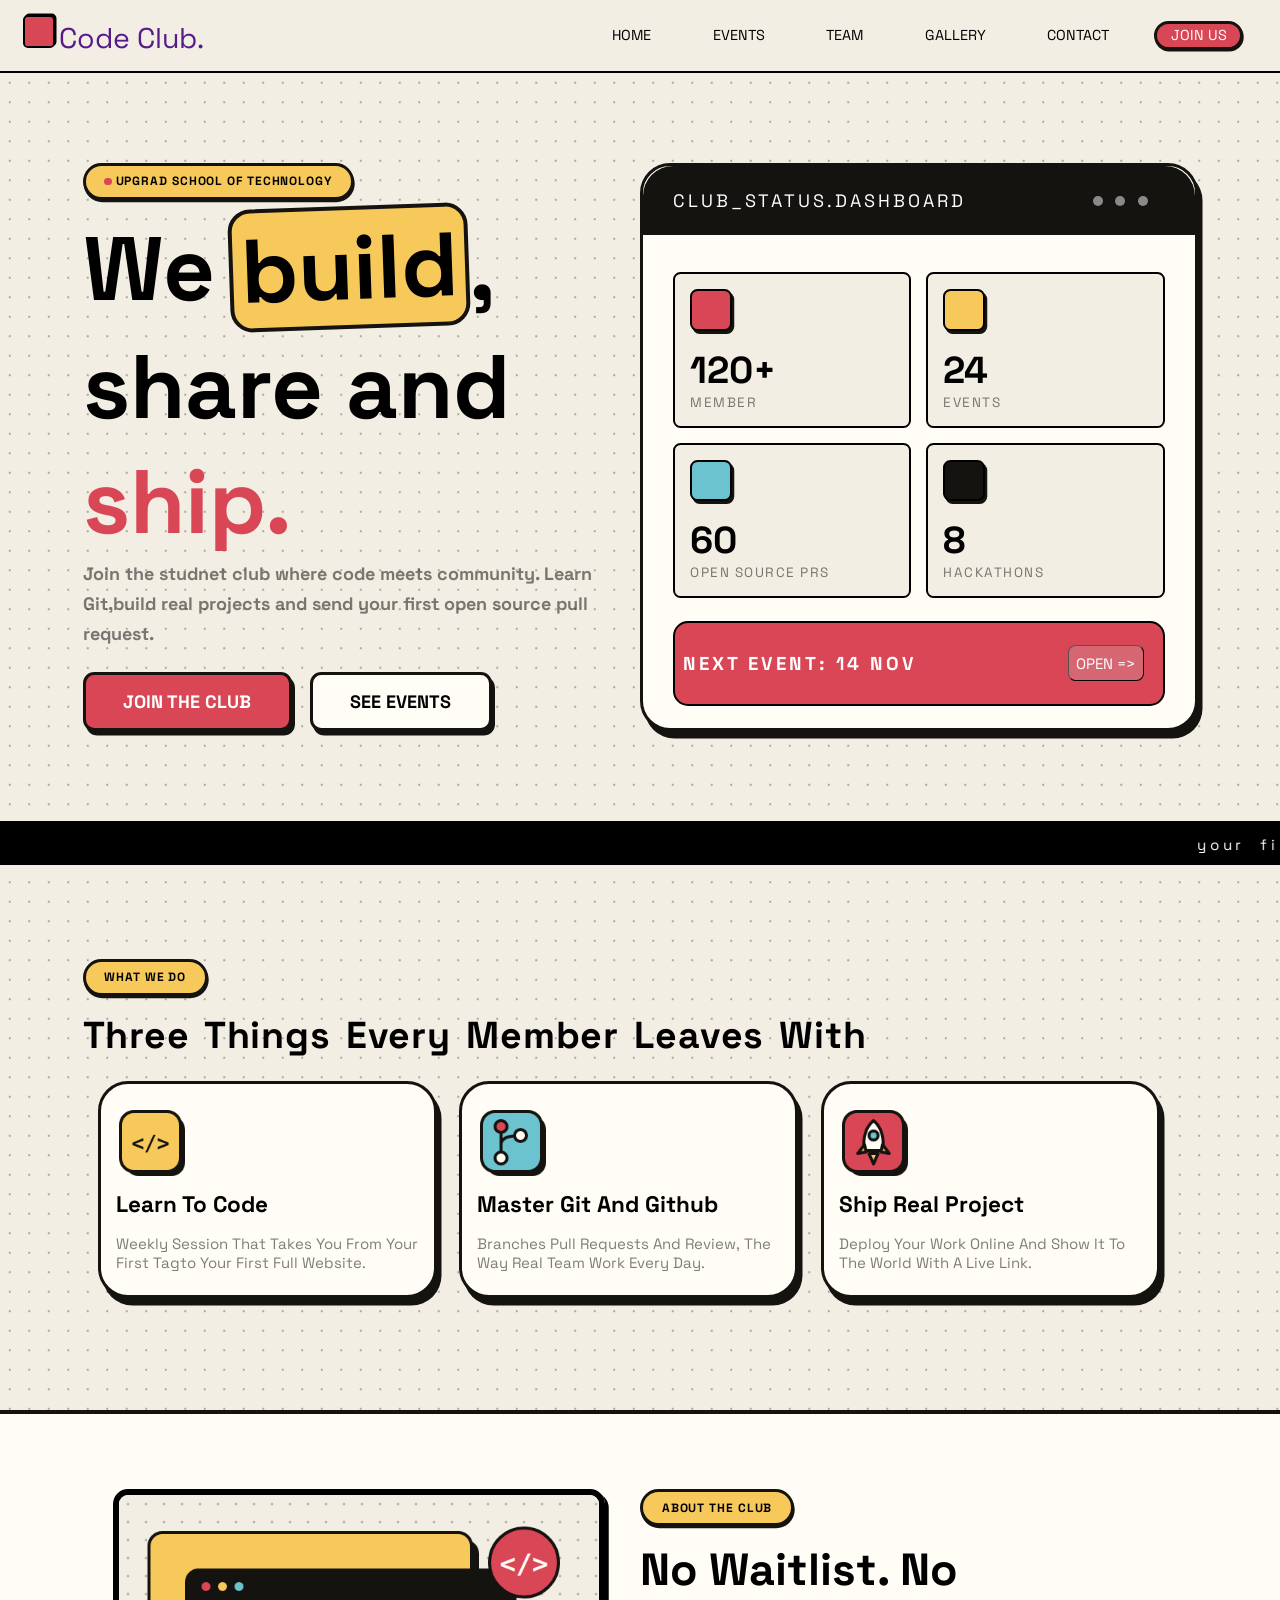
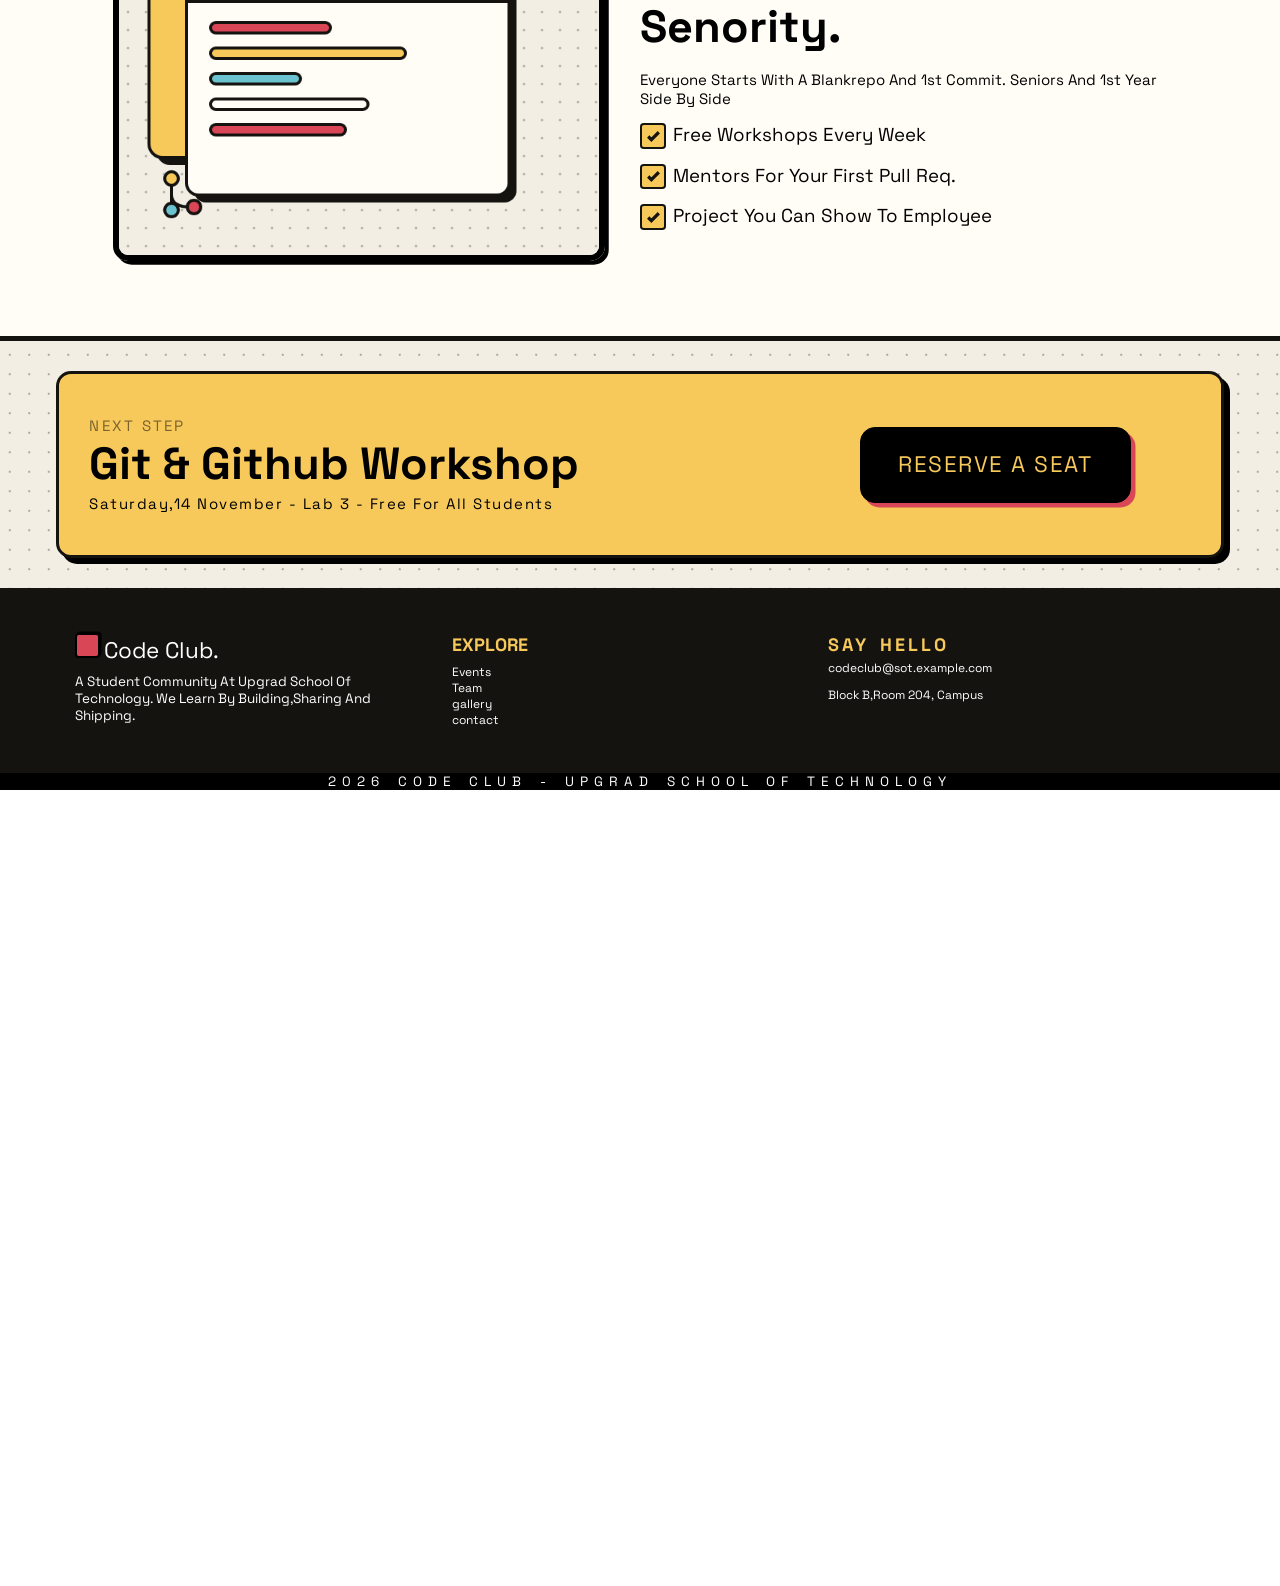
<file: index.html>
<!DOCTYPE html>
<html lang="en">
<head>
    <meta charset="UTF-8">
    <meta name="viewport" content="width=device-width, initial-scale=1.0">
    <title>Code Club | upGrad School of Technology</title>
    <link rel="stylesheet" href="styles.css">
</head>
<body>
    <header>
        <div class="navbar">
            <a href="" class="logo">
                <span class="squarelogo"></span>Code <span>Club.</span>
            </a>
            <ul>
                <li><a href="index.html">Home</a></li>
                <li><a href="events.html">Events</a></li>
                <li><a href="team.html">Team</a></li>
                <li><a href="gallery.html">Gallery</a></li>
                <li><a href="contact.html">Contact</a></li>
                <li class="join-us"><a href="contact.html#join-us">Join Us</a></li>
            </ul>
        </div>
    </header>



    <main>
        <section class="hero-section">
            <div class="hero-content">
                <div class="main-content">
                    <p class="name"><span class="dot"></span>upgrad school of technology</p>
                    <h1>We<span class="build">build</span>, <br>share and <span class="ship">ship.</span> </h1>
                    <p class="Jst">Join the studnet club where code meets community.
                        Learn Git,build real projects and send your first open
                        source pull request.
                    </p>
                    <button class="join-the-club" type="button">Join the club</button>
                    <button class="see-events" type="button">see events</button>
                </div>
                <div class="status">
                    <div class="status-card">
                        <span>club_status.dashboard</span>
                        <ul class="dotted">
                            <li></li>
                            <li></li>
                            <li></li>
                        </ul>
                    </div>
                    <div class="card">
                        <div>
                            <ul>
                                <li class="icon-r"></li>
                                <li class="num">120+</li>
                                <li class="specific">Member</li>
                            </ul>
                        </div>
                        <div>
                            <ul>
                                <li class="icon-y"></li>
                                <li class="num">24</li>
                                <li class="specific">Events</li>
                            </ul>
                        </div>
                        <div>
                            <ul>
                                <li class="icon-c"></li>
                                <li class="num">60</li>
                                <li class="specific">OPEN SOURCE PRS</li>
                            </ul>
                        </div>
                        <div>
                            <ul>
                                <li class="icon-b"></li>
                                <li class="num">8</li>
                                <li class="specific">HACKATHONS</li>
                            </ul>
                        </div>
                    </div>
                    <div class="card-footer">
                        <h5>next event: 14 nov</h5>
                        <button type="button">open => </button>
                    </div>
                </div>
            </div>
        </section>

        <marquee behavior="scroll" direction="left">your first pr could be the club history <span>₹</span> no expeience required <span>₹</span> now accept the every role <span>₹</span> every role is open </marquee>

        <section class="slide2">
            <p class="slide2p">what we do</p>
            <h1>three things every member leaves with</h1>
            <div class="cards2">
                <div>
                    <img src="images/icons/icon-code.png" alt="">
                    <h3 class="num">Learn to code</h3>
                    <p> Weekly session that takes you from your first tagto your first full website.</p>
                </div>
                <div>
                    <img src="images/icons/icon-git.png" alt="">
                    <h3 class="num">Master git and github</h3>
                    <p>branches pull requests and review, the way real team work every day.</p>
                </div>
                <div>
                    <img src="images/icons/icon-ship.png" alt="">
                    <h3 class="num">ship real project</h3>
                    <p>deploy your work online and show it to the world with a live link.</p>
                </div>
            </div>
        </section>

        <section class="slide3">
            <div class="about-img">
                <img src="images/about.png" alt="aboutimgs" srcset="">
            </div>
            <div class="about-text">
                <p class="slide3p">about the club</p>
                <h1>no waitlist. no senority.</h1>
                <p class="slide3pps">everyone starts with a blankrepo and 1st commit. Seniors and 1st year side by side </p>
                <ul>
                    <li>
                        <input type="checkbox" checked>
                        <label for="">free workshops every week</label>
                    </li>
                    <li>
                        <input type="checkbox" checked>
                        <label for="">mentors for your first pull req.</label>
                    </li>
                    <li>
                        <input type="checkbox" checked>
                        <label for="">project you can show to employee</label>
                    </li>
                </ul>
            </div>
        </section>

        <section class="workshop">
            <div class="workshop-card">
                <div class="git-side">
                    <p>next step</p>
                    <h2>git & github workshop</h2>
                    <p class="dt">saturday,14 november - lab 3 - free for all students</p>
                </div>
                <div class="reserve-b">
                    <button type="button">reserve a seat</button>
                </div>    
            </div>
        </section>
    </main>



    <footer>
        <div class="down">
            <div class="community">
                <p class="logo">
                <span class="squarelogo"></span>Code <span>Club.</span>
            </p>
                <p>a student community at upgrad school of technology. we learn by building,sharing and shipping.</p>
            </div>
            <div class="explore">
                <h2>explore</h2>
                <ul>
                    <li><a href="events.html">Events</a></li>
                    <li><a href="team.html">Team</a></li>
                    <li><a href="gallery.html">gallery</a></li>
                    <li><a href="contact.html">contact</a></li>
                </ul>
            </div>
            <div class="convo">
                <h2>say hello</h2>
                <ul>
                    <li>codeclub@sot.example.com</li>
                    <li>Block B,Room 204, Campus</li>
                </ul>
            </div>
        </div>
        <p class="footer-y">2026 code club - upgrad school of technology</p>
    </footer>


</body>
</html>
</file>
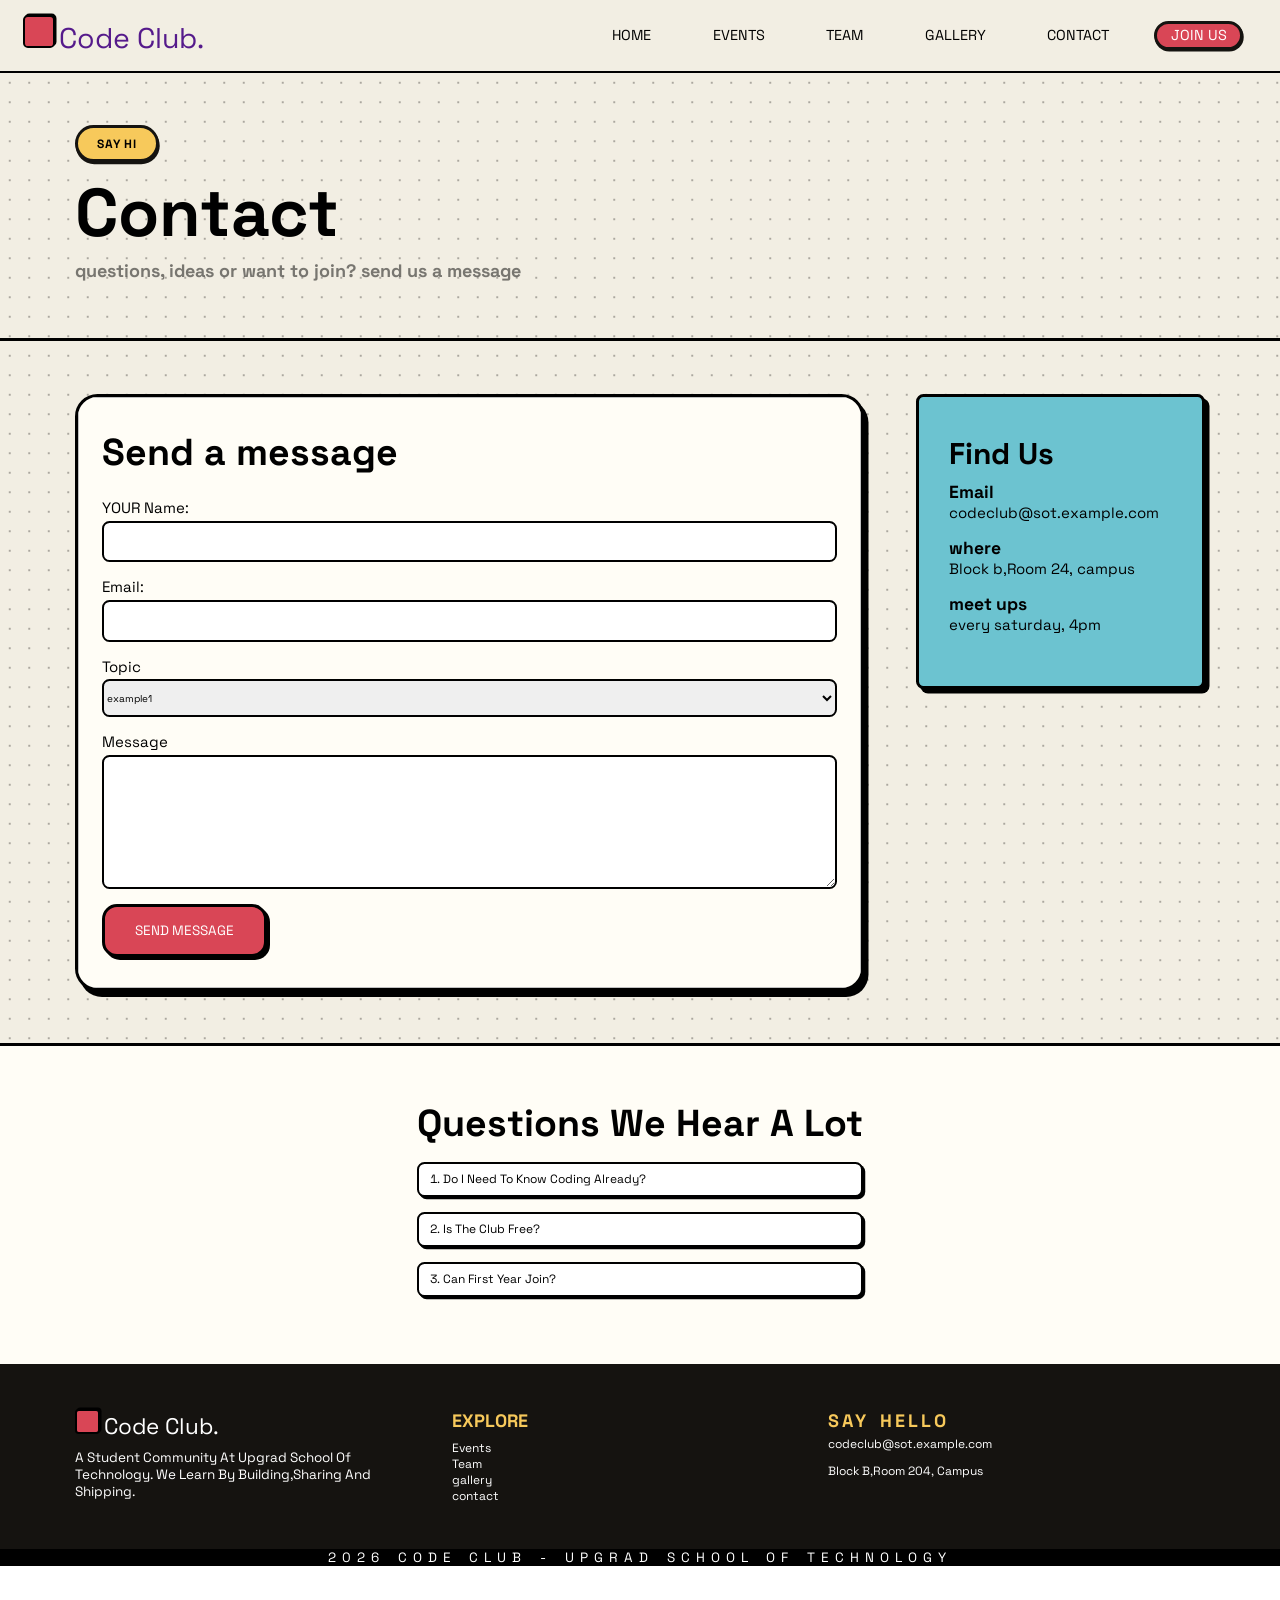
<file: contact.html>
<!DOCTYPE html>
<html lang="en">
<head>
    <meta charset="UTF-8">
    <meta name="viewport" content="width=device-width, initial-scale=1.0">
    <title>Code Club | upGrad School of Technology</title>
    <link rel="stylesheet" href="styles.css">
</head>
<body>
    <header>
        <div class="navbar">
            <a href="" class="logo">
                <span class="squarelogo"></span>Code <span>Club.</span>
            </a>
            <ul>
                <li><a href="index.html">Home</a></li>
                <li><a href="events.html">Events</a></li>
                <li><a href="team.html">Team</a></li>
                <li><a href="gallery.html">Gallery</a></li>
                <li><a href="contact.html">Contact</a></li>
                <li class="join-us"><a href="#join-us">Join Us</a></li>
            </ul>
        </div>
    </header>

    <main>
        <section class="Events-section">
            <div class="events-content">
                    <p class="name">say hi</p>
                    <h1>contact</h1>
                    <p class="name-info">questions, ideas or want to join? send us a message</p>
            </div>
        </section>
        <section class="c-form">
            <form class="m-form" id="join-us" action="" method="post">
                 <fieldset class="personal-info">
                    <h1>Send a message</h1>
                    <div class="field">
                        <label for="name">YOUR Name:</label>
                        <input type="text" id="name" name="name" required>
                    </div>
                    <div class="field">
                        <label for="email">Email:</label>
                        <input type="email" id="email" name="email" required>
                    </div>
                    <div class="field">
                        <label for="topic">Topic</label>
                        <select name="topic" id="topic">
                            <option value="topic">example1</option>
                            <option value="topic">example1</option>
                            <option value="topic">example1</option>
                            <option value="topic">example1</option>
                            <option value="topic">example1</option>
                        </select>
                    </div>
                    <div class="field">
                        <label for="message">Message</label>
                        <textarea name="" id="message" rows="10" cols="9"></textarea>
                    </div>
                    <button type="button">send message</button>
                </fieldset>
            </form>
            <aside>
                <h2>find us</h2>
                <div>
                    <h3>Email</h3>
                    <p>codeclub@sot.example.com</p>
                </div>
                <div>
                    <h3>where</h3>
                    <p>Block b,Room 24, campus</p>
                </div>
                <div>
                    <h3>meet ups</h3>
                    <p>every saturday, 4pm</p>
                </div>

            </aside>
        </section>
        <section class="qna">
            <div class="qna-content">
                <h2>questions we hear a lot</h2>
                <ol>
                    <li>do i need to know coding already?</li>
                    <li>is the club free?</li>
                    <li>can first year join?</li>
                </ol>
            </div>
        </section>

    </main>

    <footer>
        <div class="down">
            <div class="community">
                <p class="logo">
                <span class="squarelogo"></span>Code <span>Club.</span>
            </p>
                <p>a student community at upgrad school of technology. we learn by building,sharing and shipping.</p>
            </div>
            <div class="explore">
                <h2>explore</h2>
                <ul>
                    <li><a href="events.html">Events</a></li>
                    <li><a href="team.html">Team</a></li>
                    <li><a href="gallery.html">gallery</a></li>
                    <li><a href="contact.html">contact</a></li>
                </ul>
            </div>
            <div class="convo">
                <h2>say hello</h2>
                <ul>
                    <li>codeclub@sot.example.com</li>
                    <li>Block B,Room 204, Campus</li>
                </ul>
            </div>
        </div>
        <p class="footer-y">2026 code club - upgrad school of technology</p>
    </footer>


</body>
</html>
</file>
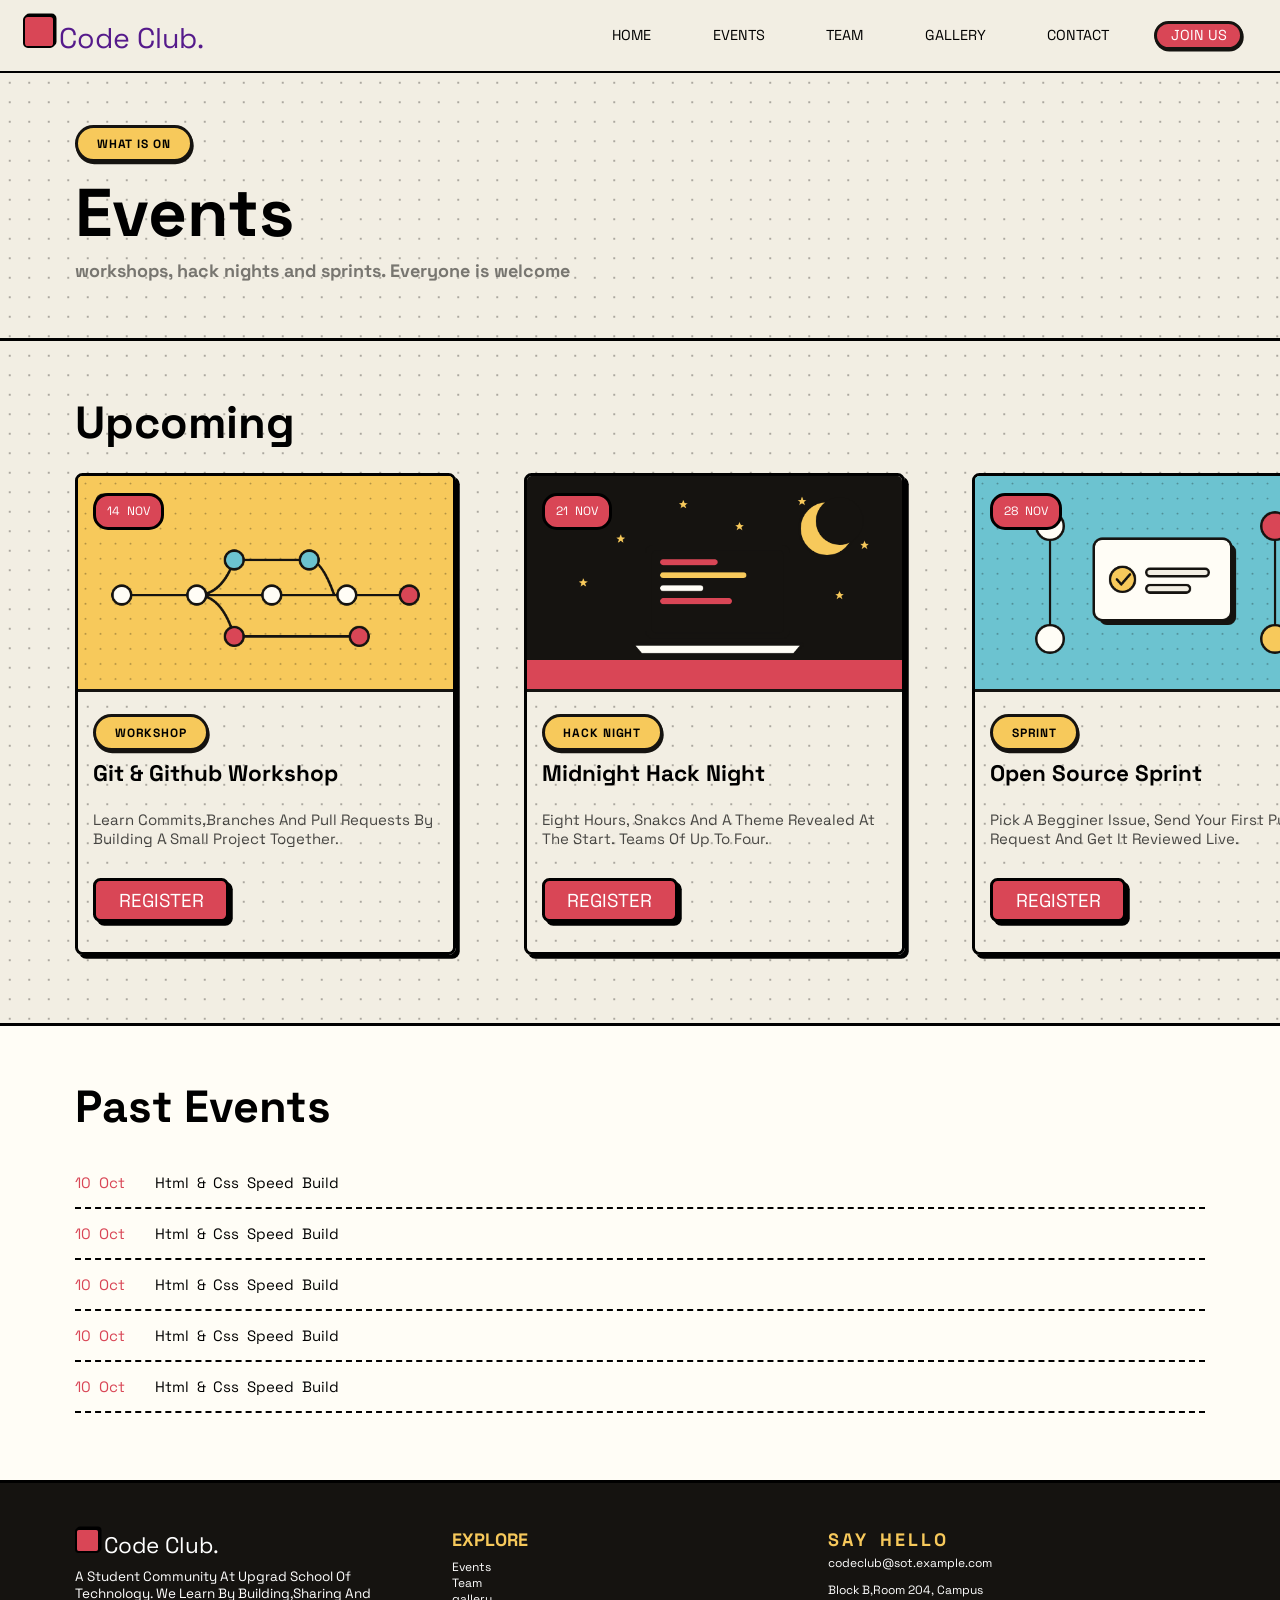
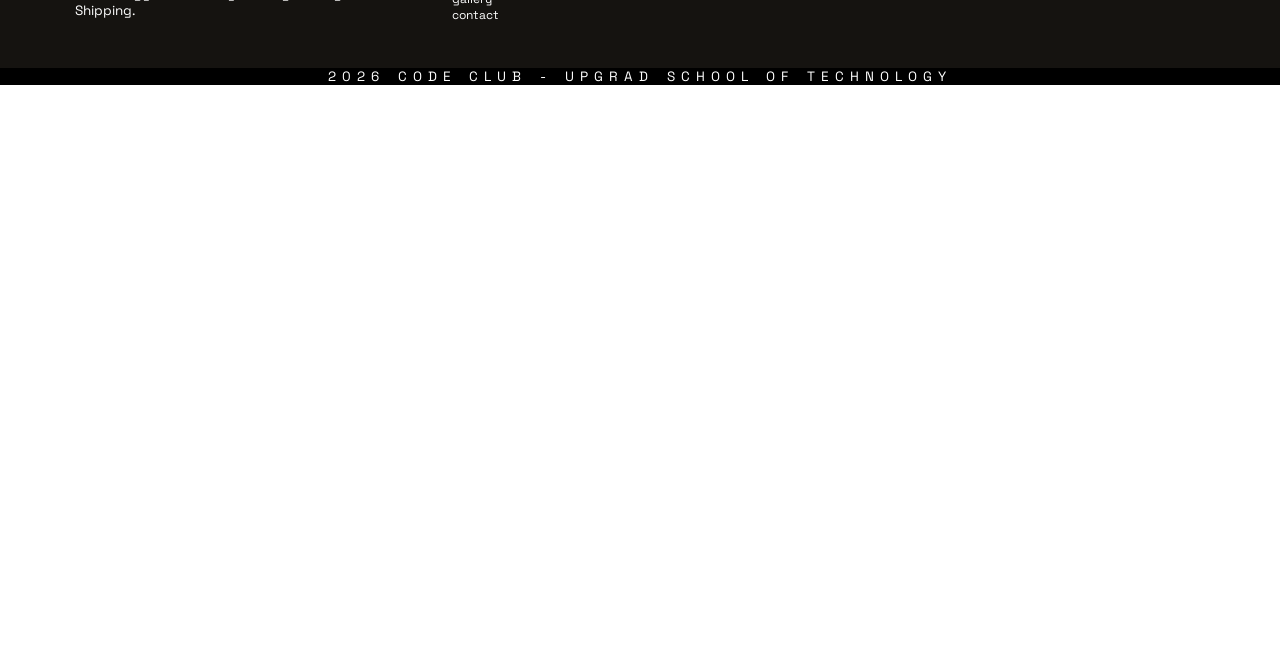
<file: events.html>
<DOCTYPE html>
<html lang="en">
<head>
    <meta charset="UTF-8">
    <meta name="viewport" content="width=device-width, initial-scale=1.0">
    <title>Code Club | upGrad School of Technology</title>
    <link rel="stylesheet" href="styles.css">
</head>
<body>
    <header>
        <div class="navbar">
            <a href="" class="logo">
                <span class="squarelogo"></span>Code <span>Club.</span>
            </a>
            <ul>
                <li><a href="index.html">Home</a></li>
                <li><a href="events.html">Events</a></li>
                <li><a href="team.html">Team</a></li>
                <li><a href="gallery.html">Gallery</a></li>
                <li><a href="contact.html">Contact</a></li>
                <li class="join-us"><a href="contact.html#join-us">Join Us</a></li>
            </ul>
        </div>
    </header>

    <main>
        <section class="Events-section">
            <div class="events-content">
                    <p class="name">what is on</p>
                    <h1>events</h1>
                    <p class="name-info">workshops, hack nights and sprints. Everyone is welcome</p>
            </div>
        </section>


        <section class="tracks">
            <h1 class="t-head">upcoming</h1>
            <div class="template">
                
                <div class="tracks-events">
                    <img src="images/events/event-1.png" alt="aboutimgs" srcset="">
                    <p class="track-p">workshop</p>
                    <p class="date">14 nov</p>
                    <h1>git & github workshop</h1>
                    <p class="track-info-p">learn commits,branches and pull requests by building a small project together.</p>
                    <button type="button">register</button>
                </div>
                 <div class="tracks-events">
                    <img src="images/events/event-2.png" alt="aboutimgs" srcset="">
                    <p class="track-p">hack night</p>
                    <p class="date">21 nov</p>
                    <h1> midnight hack night</h1>
                    <p class="track-info-p">eight hours, snakcs and a theme revealed at the start. teams of up to four.</p>
                    <button type="button">register</button>
                </div>
                 <div class="tracks-events">
                    <img src="images/events/event-3.png" alt="aboutimgs" srcset="">
                    <p class="track-p">sprint</p>
                    <p class="date">28 nov</p>
                    <h1>open source sprint</h1>
                    <p class="track-info-p">pick a begginer issue, send your first pull request and get it reviewed live.</p>
                    <button type="button">register</button>
                </div>
            </div>
        </section>

        <section class="pastevents">
            <h1>past events</h1>
            <div class="detail-past-events">
                <span>10 oct</span>
                <p>html & css speed build</p>
            </div>
            <div class="detail-past-events">
                <span>10 oct</span>
                <p>html & css speed build</p>
            </div>
            <div class="detail-past-events">
                <span>10 oct</span>
                <p>html & css speed build</p>
            </div>
            <div class="detail-past-events">
                <span>10 oct</span>
                <p>html & css speed build</p>
            </div>
            <div class="detail-past-events">
                <span>10 oct</span>
                <p>html & css speed build</p>
            </div>
        </section>
    </main>

       <footer>
        <div class="down">
            <div class="community">
                <p class="logo">
                <span class="squarelogo"></span>Code <span>Club.</span>
            </p>
                <p>a student community at upgrad school of technology. we learn by building,sharing and shipping.</p>
            </div>
            <div class="explore">
                <h2>explore</h2>
                <ul>
                    <li><a href="events.html">Events</a></li>
                    <li><a href="team.html">Team</a></li>
                    <li><a href="gallery.html">gallery</a></li>
                    <li><a href="contact.html">contact</a></li>
                </ul>
            </div>
            <div class="convo">
                <h2>say hello</h2>
                <ul>
                    <li>codeclub@sot.example.com</li>
                    <li>Block B,Room 204, Campus</li>
                </ul>
            </div>
        </div>
        <p class="footer-y">2026 code club - upgrad school of technology</p>
    </footer>

</body>
</html>
</file>
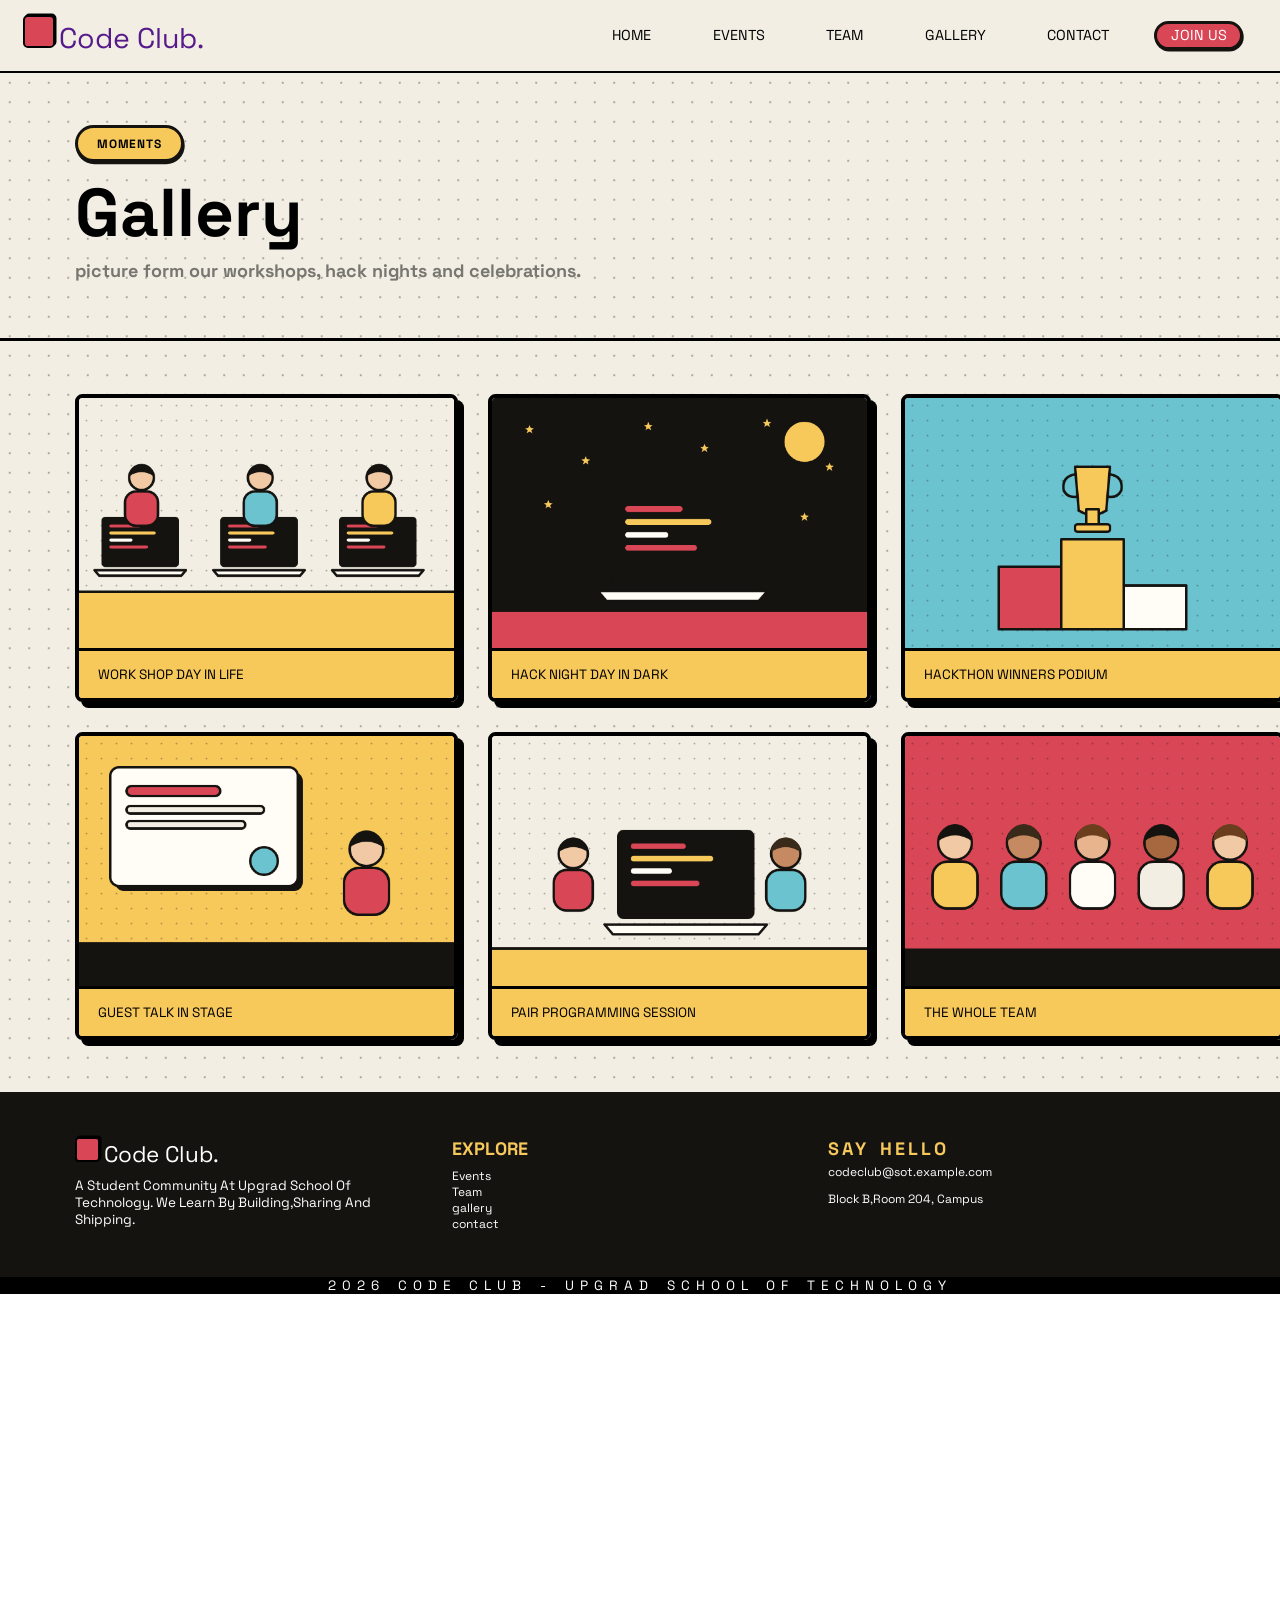
<file: gallery.html>
<DOCTYPE html>
<html lang="en">
<head>
    <meta charset="UTF-8">
    <meta name="viewport" content="width=device-width, initial-scale=1.0">
    <title>Code Club | upGrad School of Technology</title>
    <link rel="stylesheet" href="styles.css">
</head>
<body>
    <header>
        <div class="navbar">
            <a href="" class="logo">
                <span class="squarelogo"></span>Code <span>Club.</span>
            </a>
            <ul>
                <li><a href="index.html">Home</a></li>
                <li><a href="events.html">Events</a></li>
                <li><a href="team.html">Team</a></li>
                <li><a href="gallery.html">Gallery</a></li>
                <li><a href="contact.html">Contact</a></li>
                <li class="join-us"><a href="contact.html#join-us">Join Us</a></li>
            </ul>
        </div>
    </header>

    <main>
         <section class="Events-section">
            <div class="events-content">
                    <p class="name">moments</p>
                    <h1>gallery</h1>
                    <p class="name-info">picture form our workshops, hack nights and celebrations.</p>
            </div>
        </section>
        <section class="photos">
            <div class="gallery">
                <div class="g-pic">
                    <img src="images/gallery/gallery-1.png" alt="">
                    <p class="cap"> work shop day in life</p>
                </div>
                <div class="g-pic">
                    <img src="images/gallery/gallery-2.png" alt="">
                    <p class="cap"> hack night day in dark</p>
                </div>
                <div class="g-pic">
                    <img src="images/gallery/gallery-3.png" alt="">
                    <p class="cap">hackthon winners podium</p>
                </div>
                <div class="g-pic">
                    <img src="images/gallery/gallery-4.png" alt="">
                    <p class="cap">guest talk in stage</p>
                </div>
                <div class="g-pic">
                    <img src="images/gallery/gallery-5.png" alt="">
                     <p class="cap">pair programming session</p>
                </div>
                <div class="g-pic">
                    <img src="images/gallery/gallery-6.png" alt="">
                     <p class="cap">the whole team</p>
                </div>
            </div>
        </section>
    </main>

    <footer>
        <div class="down">
            <div class="community">
                <p class="logo">
                <span class="squarelogo"></span>Code <span>Club.</span>
            </p>
                <p>a student community at upgrad school of technology. we learn by building,sharing and shipping.</p>
            </div>
            <div class="explore">
                <h2>explore</h2>
                <ul>
                    <li><a href="events.html">Events</a></li>
                    <li><a href="team.html">Team</a></li>
                    <li><a href="gallery.html">gallery</a></li>
                    <li><a href="contact.html">contact</a></li>
                </ul>
            </div>
            <div class="convo">
                <h2>say hello</h2>
                <ul>
                    <li>codeclub@sot.example.com</li>
                    <li>Block B,Room 204, Campus</li>
                </ul>
            </div>
        </div>
        <p class="footer-y">2026 code club - upgrad school of technology</p>
    </footer>

</body>
</html>
</file>
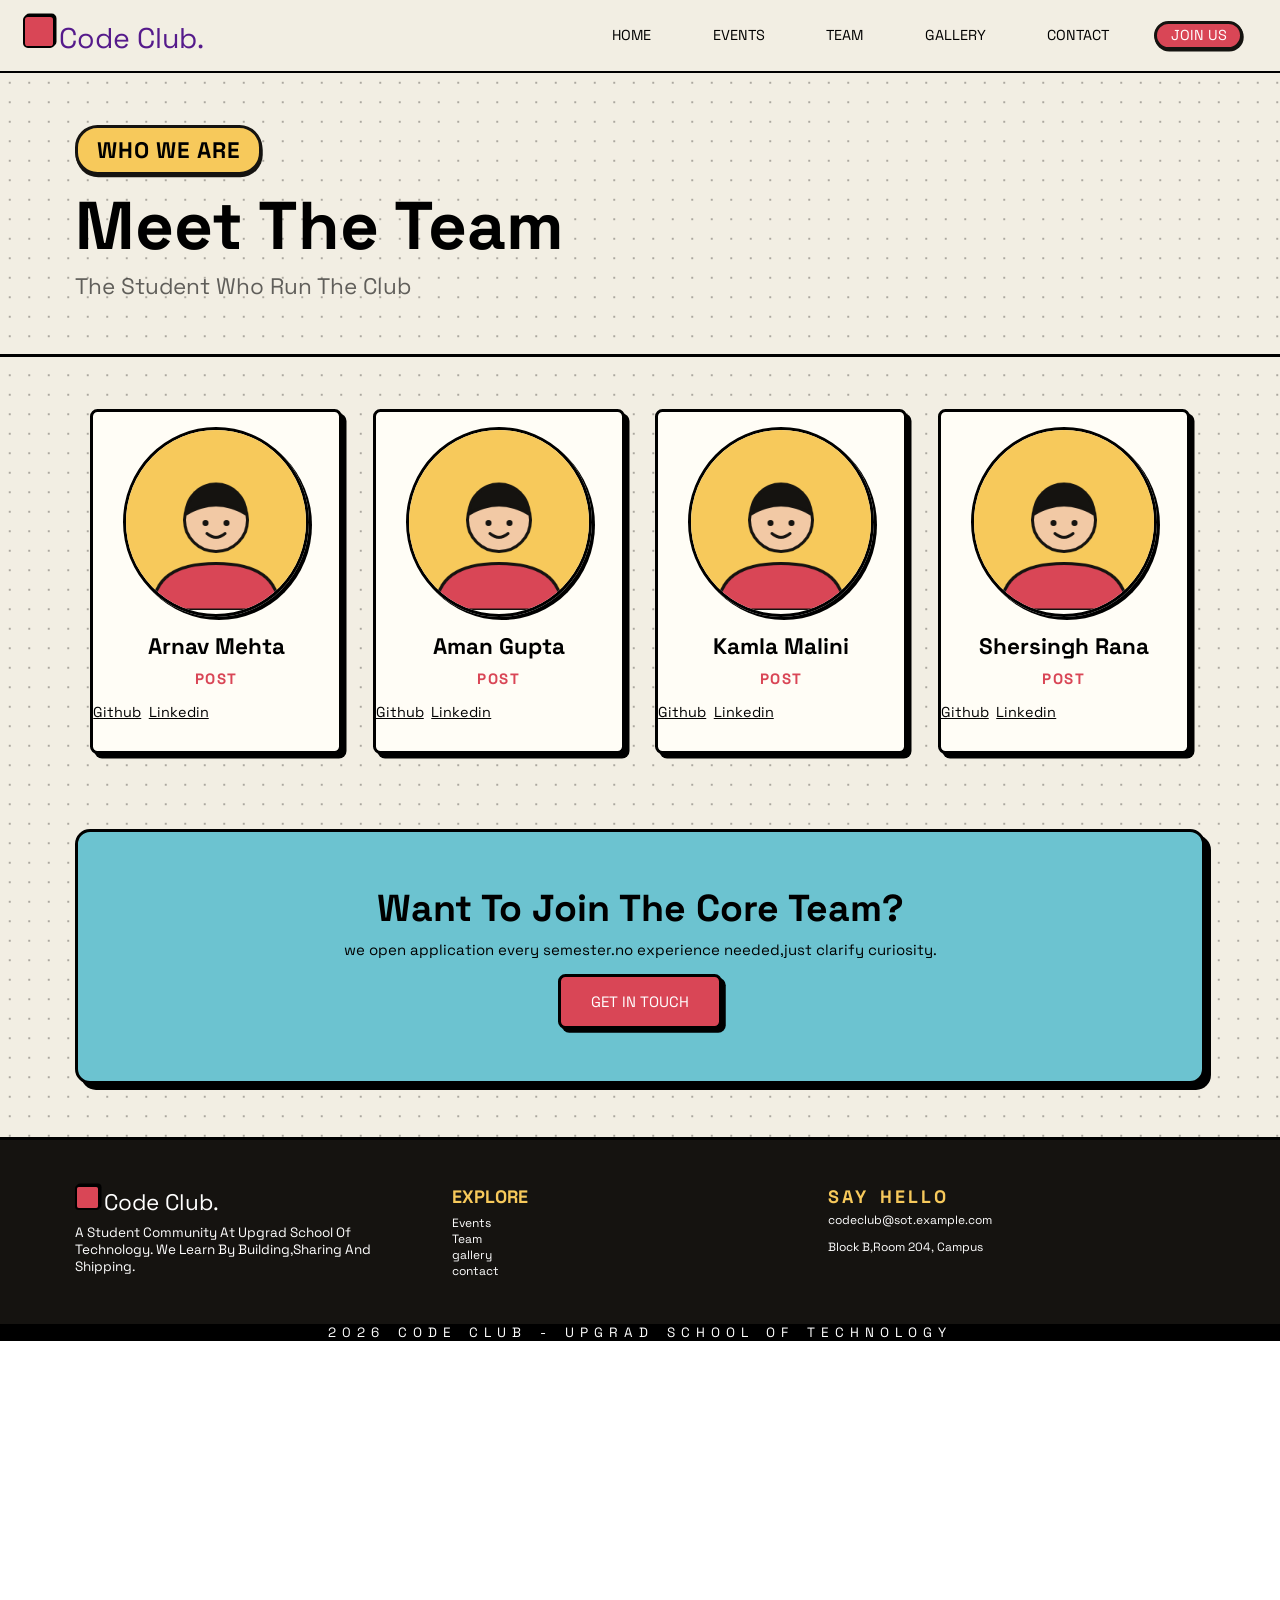
<file: team.html>
<!DOCTYPE html>
<html lang="en">
<head>
    <meta charset="UTF-8">
    <meta name="viewport" content="width=device-width, initial-scale=1.0">
    <title>Code Club | upGrad School of Technology</title>
    <link rel="stylesheet" href="styles.css">
</head>
<body>
    <header>
        <div class="navbar">
            <a href="" class="logo">
                <span class="squarelogo"></span>Code <span>Club.</span>
            </a>
            <ul>
                <li><a href="index.html">Home</a></li>
                <li><a href="events.html">Events</a></li>
                <li><a href="team.html">Team</a></li>
                <li><a href="gallery.html">Gallery</a></li>
                <li><a href="contact.html">Contact</a></li>
                <li class="join-us"><a href="contact.html#join-us">Join Us</a></li>
            </ul>
        </div>
    </header>

    <main>
        <section class="meet">
            <p class="meet-p">who we are</p>
            <h1>meet the team</h1>
            <p class="meet-info">the Student who run the club</p>
        </section>
        <section class="join">
            <div class="stu-id">
                <div class="studentid">
                    <div class="p-pic">
                        <img src="images/team/member-1.png" alt="student profile pic" srcset="">
                    </div>
                    <h2>Arnav Mehta</h2>
                    <p>post</p>
                    <ul>
                        <li><a href="#">Github</a></li>
                        <li><a href="#">linkedin</a></li>
                    </ul>
                </div>
                <div class="studentid">
                    <div class="p-pic">
                        <img src="images/team/member-1.png" alt="student profile pic" srcset="">
                    </div>
                    <h2>Aman gupta</h2>
                    <p>post</p>
                    <ul>
                        <li><a href="#">Github</a></li>
                        <li><a href="#">linkedin</a></li>
                    </ul>    
                </div>
                <div class="studentid">
                    <div class="p-pic">
                        <img src="images/team/member-1.png" alt="student profile pic" srcset="">
                    </div>
                    <h2>kamla malini</h2>
                    <p>post</p>
                    <ul>
                        <li><a href="#">Github</a></li>
                        <li><a href="#">linkedin</a></li>
                    </ul>    
                </div>
                <div class="studentid">
                    <div class="p-pic">
                        <img src="images/team/member-1.png" alt="student profile pic" srcset="">
                    </div>
                    <h2>shersingh rana</h2>
                    <p>post</p>
                    <ul>
                        <li><a href="#">Github</a></li>
                        <li><a href="#">linkedin</a></li>
                    </ul>    
                </div>
            </div>


            <div class="join-banner">
                <h2>want to join the core team?</h2>
                <p>we open application every semester.no experience needed,just clarify curiosity.</p>
                <button type="button">get in touch</button>
            </div>
        </section>
    </main>


    <footer>
        <div class="down">
            <div class="community">
                <p class="logo">
                <span class="squarelogo"></span>Code <span>Club.</span>
            </p>
                <p>a student community at upgrad school of technology. we learn by building,sharing and shipping.</p>
            </div>
            <div class="explore">
                <h2>explore</h2>
                <ul>
                    <li><a href="events.html">Events</a></li>
                    <li><a href="team.html">Team</a></li>
                    <li><a href="gallery.html">gallery</a></li>
                    <li><a href="contact.html">contact</a></li>
                </ul>
            </div>
            <div class="convo">
                <h2>say hello</h2>
                <ul>
                    <li>codeclub@sot.example.com</li>
                    <li>Block B,Room 204, Campus</li>
                </ul>
            </div>
        </div>
        <p class="footer-y">2026 code club - upgrad school of technology</p>
    </footer>


</body>
</html>
</file>
<file: styles.css>
@import url('https://fonts.googleapis.com/css2?family=Space+Grotesk:wght@500;700&family=Space+Mono:wght@400;700&display=swap');


:root{
    --pg-bg:#f2eee3;
    --cd-pn:#fffdf6;
    --tx-bs:#151310;
    --link:#d94656;
    --hi-lt:#f7c95b;
    --if-cd:#6cc3d0;
    --sd-tx:#6b6558;
}

* {
    padding: 0;
    font-family: 'Space Grotesk';
    margin: 0;
}

body {
    zoom: 0.75;
}


.navbar{
    background-color: var(--pg-bg);
    display: flex;
    justify-content: space-between;
    align-items: center;
    border-bottom: 3px solid black;
    padding: 20px 30px;
}

.navbar .logo {
    text-decoration: none;
    font-size:38px;
    text-transform: capitalize;
    
}

.navbar .logo .squarelogo{
    font-size: large;
    background-color: #e9e3e3;
    padding: 9px;
    height: 20px;
    width: 20px;
    display: inline-block;
    border-radius: 15%;
    margin-right: 5px;
    background: var(--link);
    border: 3px solid black;
    box-shadow: 2px -2px black;

}

.navbar ul{
    display: flex;
    justify-content: space-between;
    text-transform: uppercase;
    align-content: center;
    font-size: larger;
    list-style: none;
    
}

.navbar ul li{
    margin:auto 19px;
    padding: 3px 18px;
    border: solid 4px transparent;
    transition: all 0.3s;
}

.navbar ul li a{
    color: black;
    text-decoration: none;
}
.navbar ul li:hover a{
    color: white;
}

.navbar ul li:hover{
    background-color: #d94656;
    color: white;
    border-radius: 40px;
    border: #151310 4px solid;
    box-shadow: 1px 2px  var(--tx-bs) ;
}

.navbar ul li.join-us {
    background-color: var(--link);
    border: 4px solid var(--tx-bs);
    border-radius: 40px;
    box-shadow: 1px 2px var(--tx-bs);
}

.navbar ul li.join-us a {
    color: white;
}

.navbar ul li.join-us:focus-within {
    outline: 3px solid var(--tx-bs);
    outline-offset: 3px;
}


main {
    background-color: var(--pg-bg);
    background-image: radial-gradient(rgba(21,19,16,.32)1.2px , transparent 1.4px);
    background-size: 26px 26px;
}
.hero-section .hero-content {
    display: grid;
    grid-template-columns: 1fr 1fr;
    padding: 120px 110px;
}

.hero-section .hero-content .name {
    display: inline-block;
    padding: 10px 25px;
    border-radius: 30px;
    text-transform: uppercase;
    letter-spacing: 1.2px;
    font-weight: bold;
    background-color: var(--hi-lt);
    border: #151310 4px solid;
    box-shadow: 1px 3px  var(--tx-bs) ;
}

.hero-section .hero-content .dot{
    display: inline-block;
    height: 10px;
    width: 10px;
    border-radius: 50%;
    margin-right: 5px;
    background: var(--link);
}

.hero-section .hero-content .main-content h1{
    font-size: 120px;
}

span.build {
    display: inline-block;
    background-color: var(--hi-lt);
    border: 6px solid var(--tx-bs);
    border-radius: 30px;
    padding: 0px 10px;
    transform: rotate(-2deg);
    margin-top:9px;
    margin-left: 19px;
}
span.ship{
    color: var(--link);
}

.hero-section .hero-content .main-content p.Jst{
    font-size: x-large;
    line-height: 40px;
    padding-right: 15px;
    opacity: .5;
    font-weight: bold;
}

.hero-section .hero-content .main-content button.join-the-club {
    background-color: #d94656;
    color: white;
    margin-top: 30px;
    margin-right: 20px;
    font-size: x-large;
    padding: 20px 50px;
    text-transform: uppercase;
    font-weight: bold;
    border-radius: 15px;
    border: #151310 4px solid;
    box-shadow: 4px 6px  var(--tx-bs)
}

.hero-section .hero-content .main-content button.see-events{
    background-color: var(--cd-pn);
    color: black;
    text-transform: uppercase;
    margin-top: 30px;
    font-weight: bold;
    margin-right: 20px;
    font-size: x-large;
    padding: 20px 50px;
    border-radius: 15px;
    border: #151310 4px solid;
    box-shadow: 4px 6px  var(--tx-bs)
}


.hero-content .status  {
    color: black;
    background-color: var(--cd-pn);
    border-radius: 40px;
    border: #151310 4px solid;
    box-shadow: 6px 10px  var(--tx-bs)
}

.hero-content .status .status-card {
    display: flex;
    justify-content: space-between;
    padding: 20px 40px;
    letter-spacing: 4px;
    text-transform: uppercase;
    align-items: center;
    font-size: x-large;
    color: white;
    border-top-left-radius: 40px;
    border-top-right-radius: 40px;
    background-color: #151310;
}

.hero-content .status .status-card .dotted {
    display: flex;
    gap: 30px;
    font-size: 40px;
    opacity: 0.5;
    letter-spacing: 2px;
}

.hero-content .status .card{
    display: grid;
    grid-template-columns: 1fr 1fr;
    padding: 40px 30px 20px;
}

.hero-content .status .card div{
    padding: 20px;
    background-color:var(--pg-bg);
    margin: 10px;
    text-transform: uppercase;
    border: 3px solid black;
    border-radius: 10px;
}

.hero-content .status .card ul{
    list-style: none;
}
.hero-content .status .card li.icon-r {
    width: 50px;
    height: 50px;
    background-color: var(--link);
    border: 3px solid black;
    margin-bottom: 20px;
    border-radius: 10px;
    box-shadow: 3px 4px var(--tx-bs);
}

.hero-content .status .card li.icon-y {
    width: 50px;
    height: 50px;
    background-color: var(--hi-lt);
    border: 3px solid black;
    margin-bottom: 20px;
    border-radius: 10px;
    box-shadow: 3px 4px var(--tx-bs);
}

.hero-content .status .card li.icon-c {
    width: 50px;
    height: 50px;
    background-color: var(--if-cd);
    border: 3px solid black;
    margin-bottom: 20px;
    border-radius: 10px;
    box-shadow: 3px 4px var(--tx-bs);
}

.hero-content .status .card li.icon-b {
    width: 50px;
    height: 50px;
    background-color: var(--tx-bs);
    border: 3px solid black;
    margin-bottom: 20px;
    border-radius: 10px;
    box-shadow: 3px 4px var(--tx-bs);
}

.hero-content .status .card li.num {
    font-size: 50px;
    font-weight: bold;
}

.hero-content .status .card li.specific{
    font-size: large;
    letter-spacing: 2px;
    opacity: 0.5;
}

.hero-content .status .card-footer{
    display: flex;
    justify-content: space-between;
    align-items: center;
    margin: 0px 40px 10px;
    background-color: var(--link);
    padding: 30px 10px;
    border-radius: 20px;
    font-size: 30px;
    color: white;
    text-transform: uppercase;
    letter-spacing: 4px;
    border: 3px solid black;
}
.hero-content .status .card-footer button{
    padding: 10px;
    margin-right: 15px;
    font-size: 20px;
    text-transform: uppercase;
    border-radius: 10px;
    background-color:rgba(202, 191, 192, 0.265);
    color: white;
}

marquee{
    background-color: black;
    padding: 10px ;
    color:white;
    letter-spacing: 5px;
    word-spacing: 10px;
    font-size: 20px;
}
marquee span{
    margin: 0px 8px;
    color: #f7c95b;
    font-size: 30px;
}

.slide2{
     padding: 120px 110px;
     border-bottom:6px solid #151310;
}

.slide2 .cards2{
    display: grid;
    grid-template-columns: 1fr 1fr 1fr;
}
.slide2 .slide2p{
    margin-bottom: 20px;
    display: inline-block;
    padding: 10px 25px;
    border-radius: 30px;
    text-transform: uppercase;
    letter-spacing: 1.2px;
    font-weight: bold;
    background-color: var(--hi-lt);
    border: #151310 4px solid;
    box-shadow: 1px 3px var(--tx-bs);
}

.slide2 h1{
    font-size: 50px;
    word-spacing: 5px;
    letter-spacing: 1.2px;
    text-transform: capitalize;
}

.slide2 div{
    padding: 30px 20px;
}
.slide2 .cards2 div{
    color: black;
    background-color: var(--cd-pn);
    border-radius: 40px;
    border: #151310 4px solid;
    box-shadow: 6px 10px  var(--tx-bs);
    margin-right: 30px;
}

.slide2 .cards2 img{
    margin-bottom: 10px;
}

.slide2 .cards2 h3{
    font-size: 30px;
    text-transform: capitalize;
    margin-bottom: 20px;
}

.slide2 .cards2 p{
    font-size: 20px;
    opacity: 0.5;
    text-transform: capitalize;

}

.slide3 {
    display: grid;
    grid-template-columns: 1fr 1fr;
    background-color: var(--cd-pn);
    padding: 100px 150px;
    border-bottom: #151310 7px solid;
}

.slide3 .about-img{
    max-width: 640px;
    max-height: 480px;
    border: 8px solid black;
    border-radius: 20px;
    overflow: hidden;
    box-shadow: 5px 5px black;
}
.slide3 .about-img img{
    width: 100%;
    height: 100%;
    object-fit: cover;
    
}
.slide3 .slide3p{
    margin-bottom: 20px;
    display: inline-block;
    padding: 10px 25px;
    border-radius: 30px;
    text-transform: uppercase;
    letter-spacing: 1.2px;
    font-weight: bold;
    background-color: var(--hi-lt);
    border: #151310 4px solid;
    box-shadow: 1px 3px var(--tx-bs);
}

.slide3 h1{
    font-size: 60px;
    text-transform: capitalize;
    margin-bottom: 20px;
}
.slide3 .about-text .slide3pps{
    font-size: 20px;
    text-transform: capitalize;
}

.slide3 .about-text ul{
    list-style-type:none ;
    margin-top: 20px;
    font-size: 25px;
    display: flex;
    flex-direction:column;
    justify-content: center;
    align-items:flex-start;
}
.slide3 .about-text li{
    display: flex;
    margin-bottom: 20px;
}
.slide3 .about-text input[type = "checkbox"]{
    width: 34px;
    height: 34px;
    margin-right: 10px;
    border-radius: 5px;
    vertical-align:middle;
    margin-bottom: 0px;
    appearance:none;
    border: #151310 3px solid;
    background-color: var(--hi-lt); 
}
.slide3 .about-text input[type = "checkbox"]:checked{
    background-color: var(--hi-lt);
    background-image: url("data:image/svg+xml,%3Csvg xmlns='http://www.w3.org/2000/svg' viewBox='0 0 16 16'%3E%3Cpath fill='none' stroke='%23151310' stroke-width='3' d='m3 8 3 3 7-7'/%3E%3C/svg%3E");
    background-repeat: no-repeat;
    background-position: center;
    background-size: 22px 22px;
}

.slide3 .about-text ul label{
    text-transform: capitalize;
}

.workshop{
    padding: 40px 75px;
}
.workshop .workshop-card{
    display: flex;
    justify-content: space-between;
    align-items: center;
    padding: 40px 40px;
    background-color: var(--hi-lt);
    border: #151310 4px solid;
    border-radius: 20px;
    box-shadow: 8px 8px black;
}

.workshop .workshop-card .git-side p{
    text-transform: uppercase;
    font-size: 20px;
    opacity: 0.5;
    letter-spacing: 3px;
}

.workshop .workshop-card .git-side h2{
    font-size: 60px;
    text-transform: capitalize;
    margin-bottom: 3px;
}

.workshop .workshop-card .git-side .dt{
    opacity: 1;
    letter-spacing: 2px;
    text-transform: capitalize;
}
.workshop .workshop-card .reserve-b button{
    margin: 30px 70px;
    margin-right: 80px;
    font-size: 30px;
    padding: 30px 50px;
    text-transform: uppercase;
    letter-spacing: 2px;
    color: var(--hi-lt);
    border-radius: 20px;
    border: 2px solid black;
    box-shadow: 6px 6px var(--link);
    background-color: black;
}

footer{
    margin-bottom: 20px;
}

footer .down{
    display: grid;
    grid-template-columns: repeat(3,1fr);
    padding: 60px 100px ;
    color: white;
    background-color: #151310;
}

footer .down div{
    padding-right: 40px;
}

footer .down .community .logo {
    text-decoration: none;
    font-size:30px;
    text-transform: capitalize;
    margin-bottom: 10px;
    
}

footer .down .community .logo .squarelogo{
    font-size: large;
    background-color: #e9e3e3;
    padding: 9px;
    height: 10px;
    width: 10px;
    display: inline-block;
    border-radius: 15%;
    margin-right: 5px;
    background: var(--link);
    border: 3px solid black;
    box-shadow: 2px -2px black;
}

footer .down .community p{
    text-transform: capitalize;
    font-size: large;
}

footer .down .explore h2{
    text-transform: uppercase;
    margin-bottom: 10px;
    color: var(--hi-lt);
}

footer .down .explore ul{
    list-style-type:none;
} 
footer .down .explore ul li a{
    color: white;
    text-decoration: none;
}

footer .convo h2{
    margin-bottom: 5px;
    text-transform: uppercase;
    letter-spacing: 4px;
    word-spacing: 3px;
    color: var(--hi-lt);
}

footer .convo ul li{
    list-style-type: none;
    margin-bottom: 15px;
}
footer p.footer-y{
    background-color: black;
    color: white;
    text-align: center;
    font-size: large;
    text-transform:uppercase;
    letter-spacing: 8px;
    word-spacing: 5px;
}




/* ===== EVENTS PAGE STYLES ===== */

.events-content{
    padding: 70px 100px;
}

.Events-section{
    border-bottom: 4px solid black;
}

.events-content p.name{
    display: inline-block;
    padding: 10px 25px;
    border-radius: 30px;
    text-transform: uppercase;
    letter-spacing: 1.2px;
    font-weight: bold;
    background-color: var(--hi-lt);
    border: #151310 4px solid;
    box-shadow: 1px 3px  var(--tx-bs) ;
}

.events-content h1{
    font-size: 90px;
    text-transform: capitalize;
    margin-top: 10px;
}

.events-content p.name-info{
    font-size: x-large;
    line-height: 40px;
    padding-right: 15px;
    opacity: .5;
    font-weight: bold;
}

.tracks , .pastevents{
    padding: 70px 100px 90px 100px;
    border-bottom: 5px solid black;
}
.tracks h1.t-head , .pastevents h1{ 
    font-size: 60px;
    text-transform: capitalize;
    margin-bottom: 30px;
}
.template{
    display: grid;
    grid-template-columns: 1fr 1fr 1fr;
    gap: 90px;
}
.tracks-events{
    border: 5px solid black;
    width: 500px;
    height: auto;
    border-radius: 10px;
    overflow: hidden;
    box-shadow: 5px 5px black;
    position: relative;
}
.tracks-events img{
    object-fit: cover;
    width: 500px;
    border-bottom: #151310 5px solid;
}

.tracks-events .track-p{
    margin-left: 20px;
    margin-top: 30px;
    display: inline-block;
    padding: 10px 25px;
    border-radius: 30px;
    text-transform: uppercase;
    letter-spacing: 1.2px;
    font-weight: bold;
    background-color: var(--hi-lt);
    border: #151310 4px solid;
    box-shadow: 1px 3px  var(--tx-bs)
}

.date{
    position: absolute;
    top: 22px;
    left: 20px;
    color: white;
    text-transform: uppercase;
    word-spacing: 5px;
    background:var(--link);
    padding: 10px 15px;
    border: 4px solid black;
    border-radius: 20px;
}
.template h1{
    margin: 10px 20px 30px;
    font-size: 30px;
    text-transform: capitalize;
}

.template .track-info-p{
    margin-left: 20px;
    font-size: 20px;
    text-transform: capitalize;
    opacity: 0.7;
}

.template button{
    margin: 40px 20px;
    padding:10px 30px;
    background-color: var(--link);
    color: white;
    border: 5px solid black;
    font-size: 25px;
    text-transform:uppercase ;
    border-radius: 10px;
    box-shadow: 5px 5px black;
}   

.tracks-events:hover{
    transition: transform 0.3s;
    transform: scale(1.1);
    box-shadow: 6px 6px 50px 9px rgba(0, 0, 0, 0.386);
}

.pastevents{
    background-color: var(--cd-pn);
}
.detail-past-events{
    display: flex;
    gap:40px;
    padding: 20px 0px;
    word-spacing: 5px;
    text-transform: capitalize;
    font-size: 20px;
    border-bottom: black dashed 3px;
}
.detail-past-events span{
    color: #d94656;
}




/* ++++++++========.  TEAM PAGE STYLE   ========++++++++ */


.meet{
    padding: 70px 100px;
    border-bottom: 4px black solid;
}

.meet-info{
    font-size: 30px;
    text-transform: capitalize;
    opacity: 0.6;
    margin-top: 5px;
}

.meet-p{
    font-size: 30px;
    display: inline-block;
    padding: 10px 25px;
    border-radius: 30px;
    text-transform: uppercase;
    letter-spacing: 1.2px;
    font-weight: bold;
    background-color: var(--hi-lt);
    border: #151310 4px solid;
    box-shadow: 1px 3px  var(--tx-bs)
}

.meet h1{
    font-size: 90px;
    text-transform: capitalize;
    margin-top: 10px;
}

.join{
    padding: 70px 100px;
    border-bottom: 4px black solid;
}

.stu-id{
    display: flex;
    justify-content: space-around;
    margin-bottom: 100px;
}

.studentid{
    background-color: var(--cd-pn);
    border: 4px solid black;
    box-shadow: 6px 6px black;
    border-radius: 10px;
    overflow: hidden;
}

.p-pic{
    margin: 20px 40px;;
    border-radius: 50%;
    overflow: hidden;
    border: 4px black solid;
    box-shadow: 4px 4px black;
}

.p-pic img{
    object-fit: cover;
    width: 100%;
    height: 100%;
}
.studentid h2{
    text-align: center;
    text-transform: capitalize;
    font-size: 30px;
    margin-bottom: 10px;
}
.studentid p{
    text-align: center;
    text-transform: uppercase;
    font-size: 20px;
    letter-spacing: 2px;
    color: var(--link);
    font-weight: bold;
    margin-bottom: 20px;
}
.studentid ul{
    display: flex;
    margin-bottom: 40px;
    justify-self: center;
    gap: 10px;
    font-size: larger;
}

.studentid ul li{
    text-transform: capitalize;
    list-style-type: none;
    gap: 20px;
}

.studentid ul li a{
    color: black;
    text-align: center;
}

.join-banner{
    padding: 70px 100px;
    border: 5px black solid;
    border-radius: 20px;
    background-color: var(--if-cd);
    text-align: center;
    box-shadow: 8px 8px black;
}

.join-banner h2{
    font-size: 50px;
    text-transform: capitalize;
    margin-bottom: 10px;
}

.join-banner p{
    font-size: 20px;
    margin-bottom: 10px;
}

.join-banner button{
    color: white;
    background-color: var(--link);
    box-shadow: 5px 5px black;
    border-radius: 10px;
    padding: 20px 40px;
    font-size: 20px;
    margin-top: 10px;
    border: 4px black solid;
    text-transform: uppercase;
}


/* +++++++=======  Gallery page   =======+++++++ */

.photos{
    padding: 70px 100px;
}

.gallery{
    display: grid;
    grid-template-columns: repeat(3 , 1fr);
    gap: 40px;
}

.g-pic{
    border: 6px black solid;
    box-shadow: 8px 8px black ;
    border-radius: 10px;    
    width: 500px;
    overflow: hidden;
}
.g-pic img {
    width: 500px;
}
.g-pic p{
    font-size: large;
    text-transform: uppercase;
    padding: 20px 25px;
    background-color: var(--hi-lt);
    border-top:4px solid black;
}

.c-form{
    display: flex;
    padding: 70px 100px;
    gap: 70px;
}

form.m-form {
    width: 70%;
    border: 4px solid black;
    background-color: var(--cd-pn);
    border-radius: 30px;
    overflow: hidden;
    box-shadow: 6px 8px black;
}
fieldset{
    padding: 40px 30px;
    overflow: hidden;
}
.m-form h1{
    font-size: 50px;
    margin-bottom: 30px;
}

.field{
    display:flex;
    flex-direction: column;
    margin-bottom: 20px;
}
.field label{
    font-size: 20px;
    margin-bottom: 5px;
}
.field input , .field select {
    height: 50px;
    border: 3px solid black;
    border-radius: 10px;
}
.field textarea{
    border: 3px solid black;
    border-radius: 10px;
}

.m-form button{
    background-color: var(--link);
    border: 4px solid black;
    padding: 20px 40px ;
    color: white;
    font-size: large;
    text-transform: uppercase;
    border-radius: 20px;
    box-shadow: 4px 4px black;
}

aside{
    padding: 50px 40px ;
    border: 4px solid black;
    border-radius: 10px;
    background-color: var(--if-cd);
    display: inline-block;
    height:fit-content;
    width: 300px;
    box-shadow: 6px 6px black;
}

aside h2{
    text-transform: capitalize;
    margin-bottom: 10px;
    font-size: 40px;
}
aside div{
    display: flex;
    flex-direction: column;
    padding-bottom: 20px;
    font-size:20px ;
}
.qna{
    padding: 70px 100px;
    border-top: 4px solid black;
    background-color: var(--cd-pn);
    display: flex;
    justify-content: center
}

.qna h2{
    font-size: 50px;
    text-transform: capitalize;
    margin-bottom: 20px;
}
.qna ol{
    padding-left: 0;
    list-style-position: inside;
}
.qna ol li{
    text-transform: capitalize;
    background-color: white;
    padding: 10px 15px;
    border: 3px solid black;
    margin-bottom: 20px;
    border-radius: 10px;
    box-shadow: 3px 3px black;
}

@media (max-width: 900px) {
    body {
        zoom: 1;
    }

    *,
    *::before,
    *::after {
        box-sizing: border-box;
    }

    img {
        max-width: 100%;
        height: auto;
    }

    .navbar {
        flex-direction: column;
        gap: 12px;
        padding: 14px 16px;
    }

    .navbar .logo {
        font-size: 28px;
    }

    .navbar ul {
        flex-wrap: wrap;
        justify-content: center;
        font-size: 14px;
    }

    .navbar ul li {
        margin: 2px;
        padding: 4px 8px;
        border-width: 2px;
    }

    .hero-section .hero-content {
        grid-template-columns: 1fr;
        gap: 36px;
        padding: 48px 20px;
    }

    .hero-section .hero-content .main-content h1 {
        font-size: clamp(48px, 14vw, 64px);
    }

    span.build {
        border-width: 4px;
        margin-left: 6px;
    }

    .hero-section .hero-content .main-content p.Jst {
        font-size: 18px;
        line-height: 1.6;
    }

    .hero-section .hero-content .main-content button.join-the-club,
    .hero-section .hero-content .main-content button.see-events {
        width: 100%;
        margin: 18px 0 0;
        padding: 14px 18px;
        font-size: 18px;
    }

    .hero-content .status .status-card {
        gap: 8px;
        padding: 14px;
        font-size: 13px;
        letter-spacing: 1px;
    }

    .hero-content .status .status-card .dotted {
        gap: 8px;
        font-size: 20px;
    }

    .hero-content .status .card {
        padding: 12px;
    }

    .hero-content .status .card div {
        min-width: 0;
        margin: 5px;
        padding: 12px;
    }

    .hero-content .status .card li.icon-r,
    .hero-content .status .card li.icon-y,
    .hero-content .status .card li.icon-c,
    .hero-content .status .card li.icon-b {
        width: 36px;
        height: 36px;
        margin-bottom: 10px;
    }

    .hero-content .status .card li.num {
        font-size: 32px;
    }

    .hero-content .status .card li.specific {
        font-size: 11px;
        letter-spacing: 1px;
    }

    .hero-content .status .card-footer {
        gap: 8px;
        margin: 0 12px 12px;
        padding: 12px;
        font-size: 13px;
        letter-spacing: 1px;
    }

    .hero-content .status .card-footer button {
        margin-right: 0;
        padding: 8px;
        font-size: 12px;
    }

    marquee {
        font-size: 14px;
        letter-spacing: 2px;
    }

    marquee span {
        font-size: 20px;
    }

    .slide2 {
        padding: 44px 20px;
    }

    .slide2 h1 {
        font-size: 32px;
    }

    .slide2 .cards2 {
        grid-template-columns: 1fr;
        gap: 18px;
    }

    .slide2 .cards2 div {
        margin-right: 0;
        padding: 24px 20px;
    }

    .slide2 .cards2 h3 {
        font-size: 22px;
    }

    .slide2 .cards2 p {
        font-size: 16px;
    }

    .slide3 {
        grid-template-columns: 1fr;
        gap: 28px;
        padding: 44px 20px;
    }

    .slide3 .about-img {
        width: 100%;
        max-height: none;
    }

    .slide3 h1 {
        font-size: 38px;
    }

    .slide3 .about-text .slide3pps {
        font-size: 17px;
        line-height: 1.5;
    }

    .slide3 .about-text ul {
        font-size: 16px;
    }

    .slide3 .about-text input[type="checkbox"] {
        flex: 0 0 28px;
        width: 28px;
        height: 28px;
    }

    .workshop {
        padding: 32px 20px;
    }

    .workshop .workshop-card {
        align-items: stretch;
        flex-direction: column;
        gap: 20px;
        padding: 24px 20px;
    }

    .workshop .workshop-card .git-side h2 {
        font-size: 36px;
    }

    .workshop .workshop-card .git-side .dt {
        font-size: 15px;
        line-height: 1.5;
    }

    .workshop .workshop-card .reserve-b button {
        width: 100%;
        margin: 0;
        padding: 16px;
        font-size: 18px;
    }

    footer .down {
        grid-template-columns: 1fr;
        gap: 28px;
        padding: 40px 20px;
    }

    footer .down div {
        padding-right: 0;
    }

    footer p.footer-y {
        padding: 12px 16px;
        font-size: 11px;
        letter-spacing: 2px;
        line-height: 1.6;
    }

    .events-content,
    .meet {
        padding: 44px 20px;
    }

    .events-content h1,
    .meet h1 {
        font-size: 56px;
    }

    .events-content p.name-info,
    .meet-info {
        font-size: 18px;
        line-height: 1.5;
    }

    .tracks,
    .pastevents {
        padding: 44px 20px;
    }

    .tracks h1.t-head,
    .pastevents h1 {
        font-size: 36px;
    }

    .template {
        grid-template-columns: 1fr;
        gap: 28px;
    }

    .tracks-events {
        width: 100%;
    }

    .tracks-events img {
        display: block;
        width: 100%;
    }

    .template h1 {
        font-size: 25px;
    }

    .template .track-info-p {
        font-size: 17px;
    }

    .template button {
        margin: 28px 20px;
        font-size: 18px;
    }

    .tracks-events:hover {
        transform: none;
    }

    .detail-past-events {
        gap: 12px;
        font-size: 16px;
    }

    .join {
        padding: 40px 20px;
    }

    .stu-id {
        flex-direction: column;
        align-items: center;
        gap: 24px;
        margin-bottom: 40px;
    }

    .studentid {
        width: 100%;
        max-width: 340px;
        padding: 16px;
    }

    .p-pic {
        width: 180px;
        height: 180px;
        margin: 8px auto 20px;
    }

    .join-banner {
        padding: 36px 20px;
    }

    .join-banner h2 {
        font-size: 32px;
    }

    .photos {
        padding: 40px 20px;
    }

    .gallery {
        grid-template-columns: 1fr;
        gap: 28px;
    }

    .g-pic {
        width: 100%;
    }

    .g-pic img {
        display: block;
        width: 100%;
    }

    .c-form {
        flex-direction: column;
        padding: 40px 20px;
        gap: 28px;
    }

    form.m-form,
    aside {
        width: 100%;
    }

    fieldset {
        min-width: 0;
        padding: 24px 18px;
    }

    .m-form h1,
    .qna h2 {
        font-size: 32px;
    }

    .field input,
    .field select,
    .field textarea {
        width: 100%;
    }

    .m-form button {
        max-width: 100%;
        padding: 16px 20px;
    }

    aside {
        padding: 28px 22px;
    }

    aside h2 {
        font-size: 32px;
    }

    .qna {
        padding: 40px 20px;
    }
}
</file>
